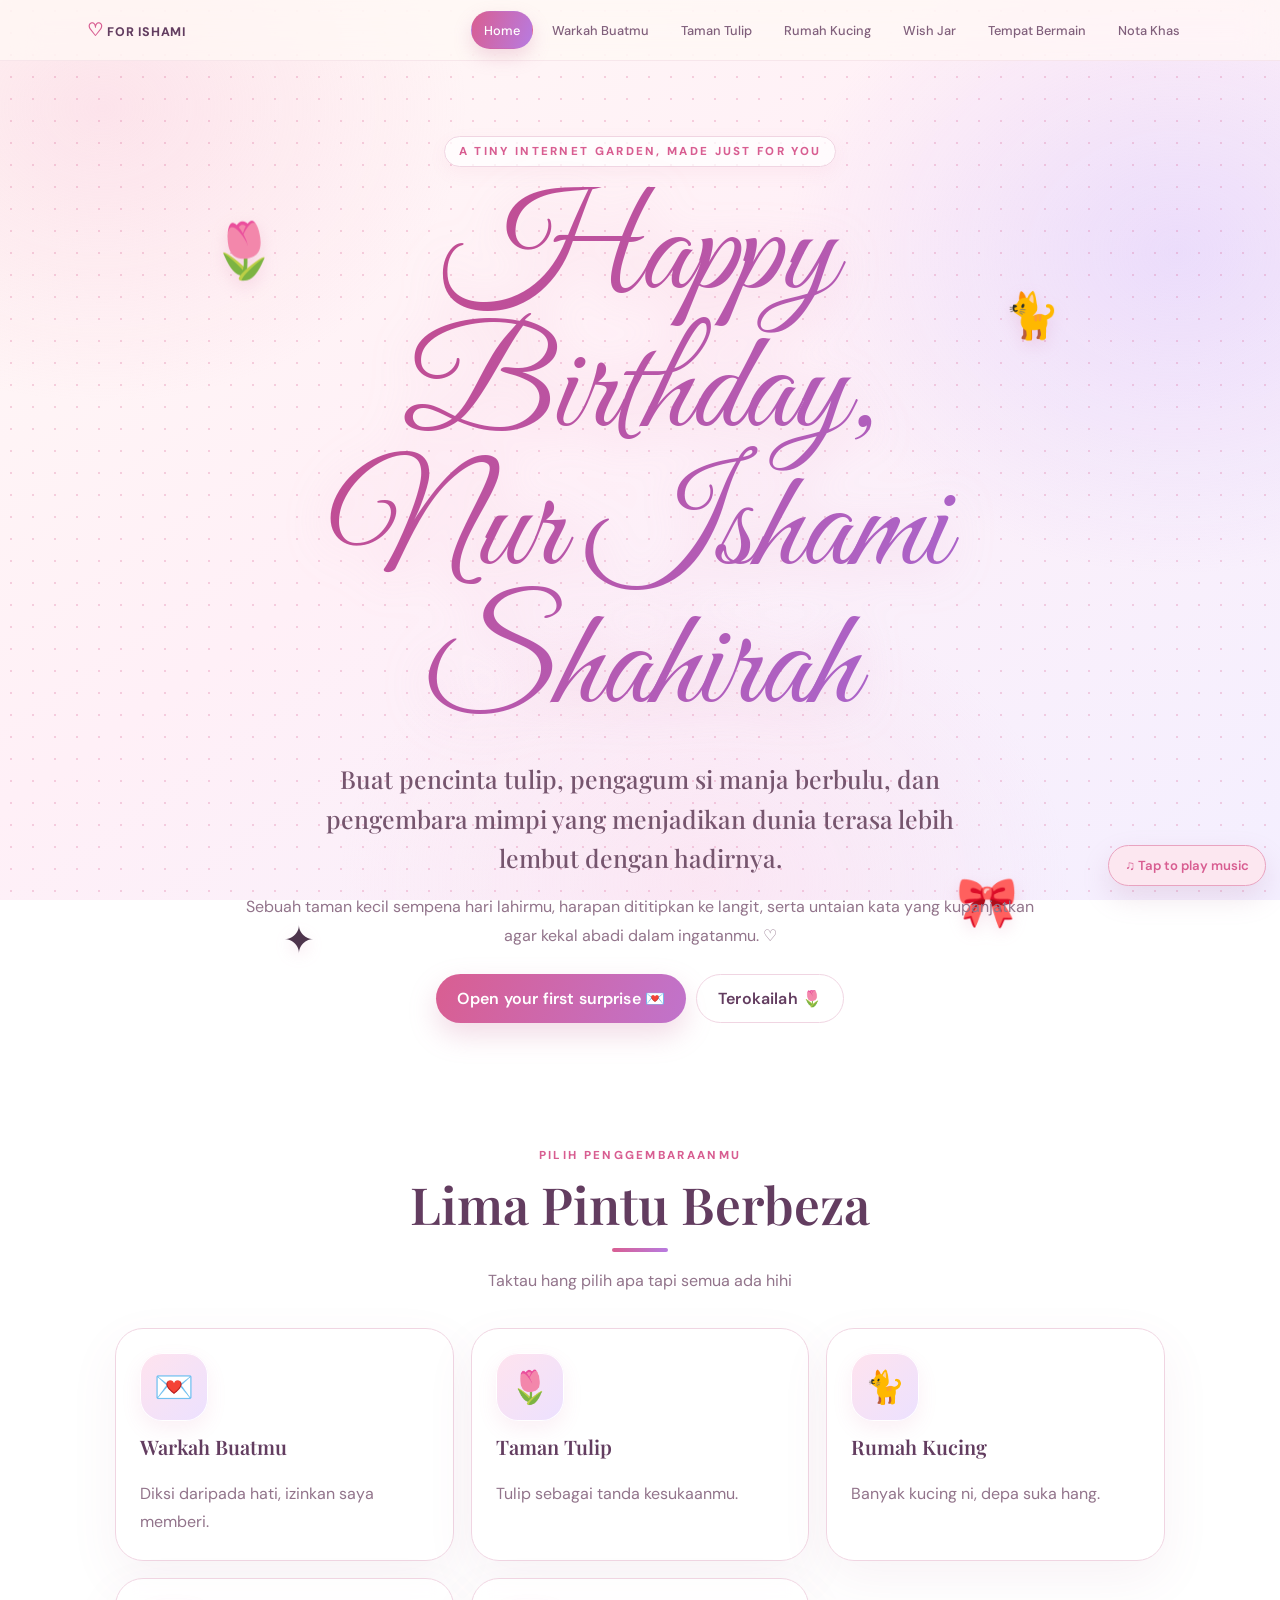
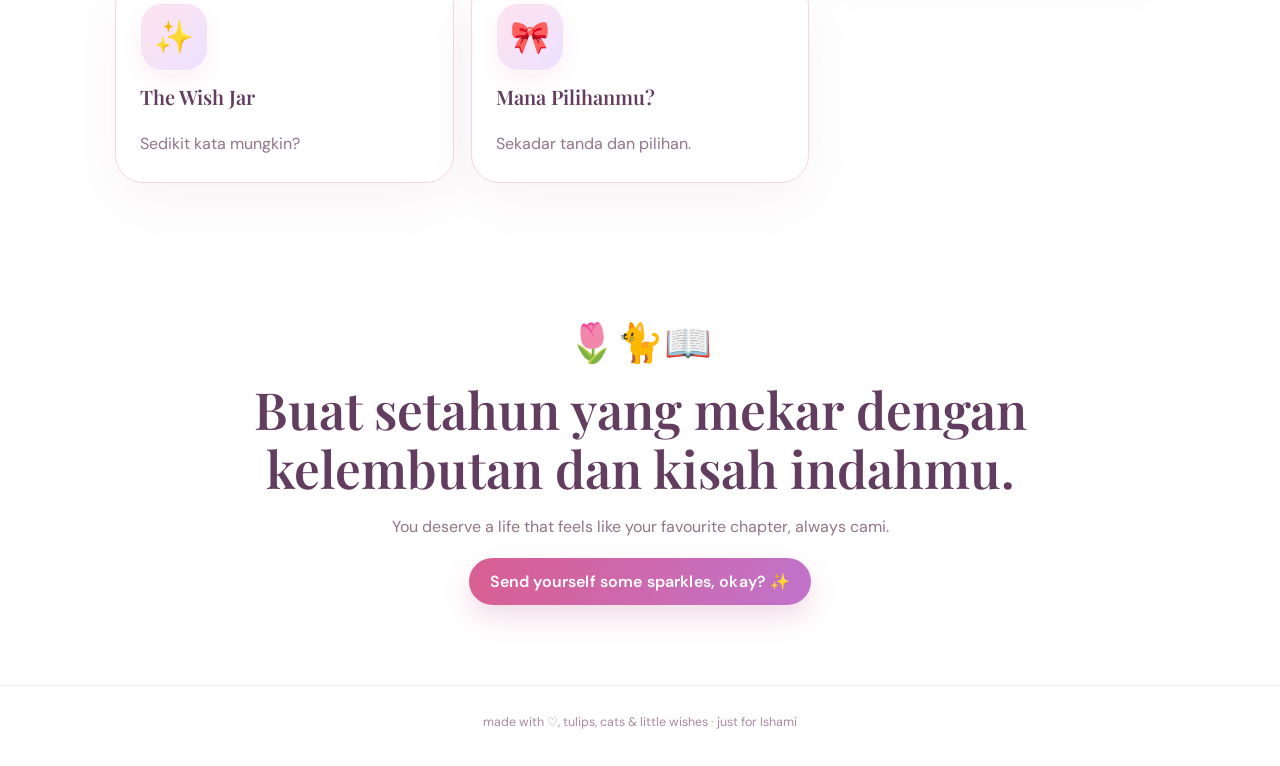
<file: index.html>
<!doctype html>
<html lang="en"><head><meta charset="utf-8"><meta name="viewport" content="width=device-width,initial-scale=1,viewport-fit=cover"><meta name="theme-color" content="#fff4f8"><meta name="description" content="Taman yang indah, seindah namamu."><title>A Birthday Garden | For Ishami ♡</title><link rel="icon" type="image/svg+xml" href="favicon.svg"><link rel="icon" href="favicon.ico" sizes="any"><link rel="apple-touch-icon" href="apple-touch-icon.png"><script src="music.js"></script><link rel="stylesheet" href="style.css"></head><body>
<div class="topbar"><nav class="nav"><a class="brand" href="index.html"><span>♡</span> for Ishami</a><div class="navlinks"><a class="active" href="index.html" aria-current="page">Home</a><a class="" href="letter.html">Warkah Buatmu</a><a class="" href="garden.html">Taman Tulip</a><a class="" href="cats.html">Rumah Kucing</a><a class="" href="wishes.html">Wish Jar</a><a class="" href="adventure.html">Tempat Bermain</a><a class="" href="messages.html">Nota Khas</a></div></nav></div>

<main>
<header class="hero wrap"><span class="float f1">🌷</span><span class="float f2">🐈</span><span class="float f3">✦</span><span class="float f4">🎀</span>
<div class="hero-inner"><div class="eyebrow">a tiny internet garden, made just for you</div><h1>Happy Birthday,<br>Nur Ishami Shahirah</h1><p class="lead">Buat pencinta tulip, pengagum si manja berbulu, dan pengembara mimpi yang menjadikan dunia terasa lebih lembut dengan hadirnya.</p><p class="muted">Sebuah taman kecil sempena hari lahirmu, harapan dititipkan ke langit, serta untaian kata yang kupanjatkan agar kekal abadi dalam ingatanmu. ♡</p><div class="actions"><a class="btn" href="letter.html">Open your first surprise 💌</a><a class="btn secondary" href="garden.html">Terokailah 🌷</a></div></div></header>
<section class="section wrap"><div class="section-head"><div class="kicker">Pilih Penggembaraanmu</div><h2>Lima Pintu Berbeza</h2><p class="muted">Taktau hang pilih apa tapi semua ada hihi</p></div><div class="grid">
<a class="card" href="letter.html"><span class="big">💌</span><h3>Warkah Buatmu</h3><p>Diksi daripada hati, izinkan saya memberi.</p></a>
<a class="card" href="garden.html"><span class="big">🌷</span><h3>Taman Tulip</h3><p>Tulip sebagai tanda kesukaanmu.</p></a>
<a class="card" href="cats.html"><span class="big">🐈</span><h3>Rumah Kucing</h3><p>Banyak kucing ni, depa suka hang.</p></a>
<a class="card" href="wishes.html"><span class="big">✨</span><h3>The Wish Jar</h3><p>Sedikit kata mungkin?</p></a>
<a class="card" href="wishes.html#quiz"><span class="big">🎀</span><h3>Mana Pilihanmu?</h3><p>Sekadar tanda dan pilihan.</p></a>
</div></section><section class="endcap wrap"><div class="end-emoji">🌷🐈📖</div><h2>Buat setahun yang mekar dengan kelembutan dan kisah indahmu.</h2><p class="muted">You deserve a life that feels like your favourite chapter, always cami.</p><button class="btn" data-burst>Send yourself some sparkles, okay? ✨</button></section></main>
<footer class="footer">made with ♡, tulips, cats & little wishes · just for Ishami</footer>
<script src="script.js"></script></body></html>
</file>
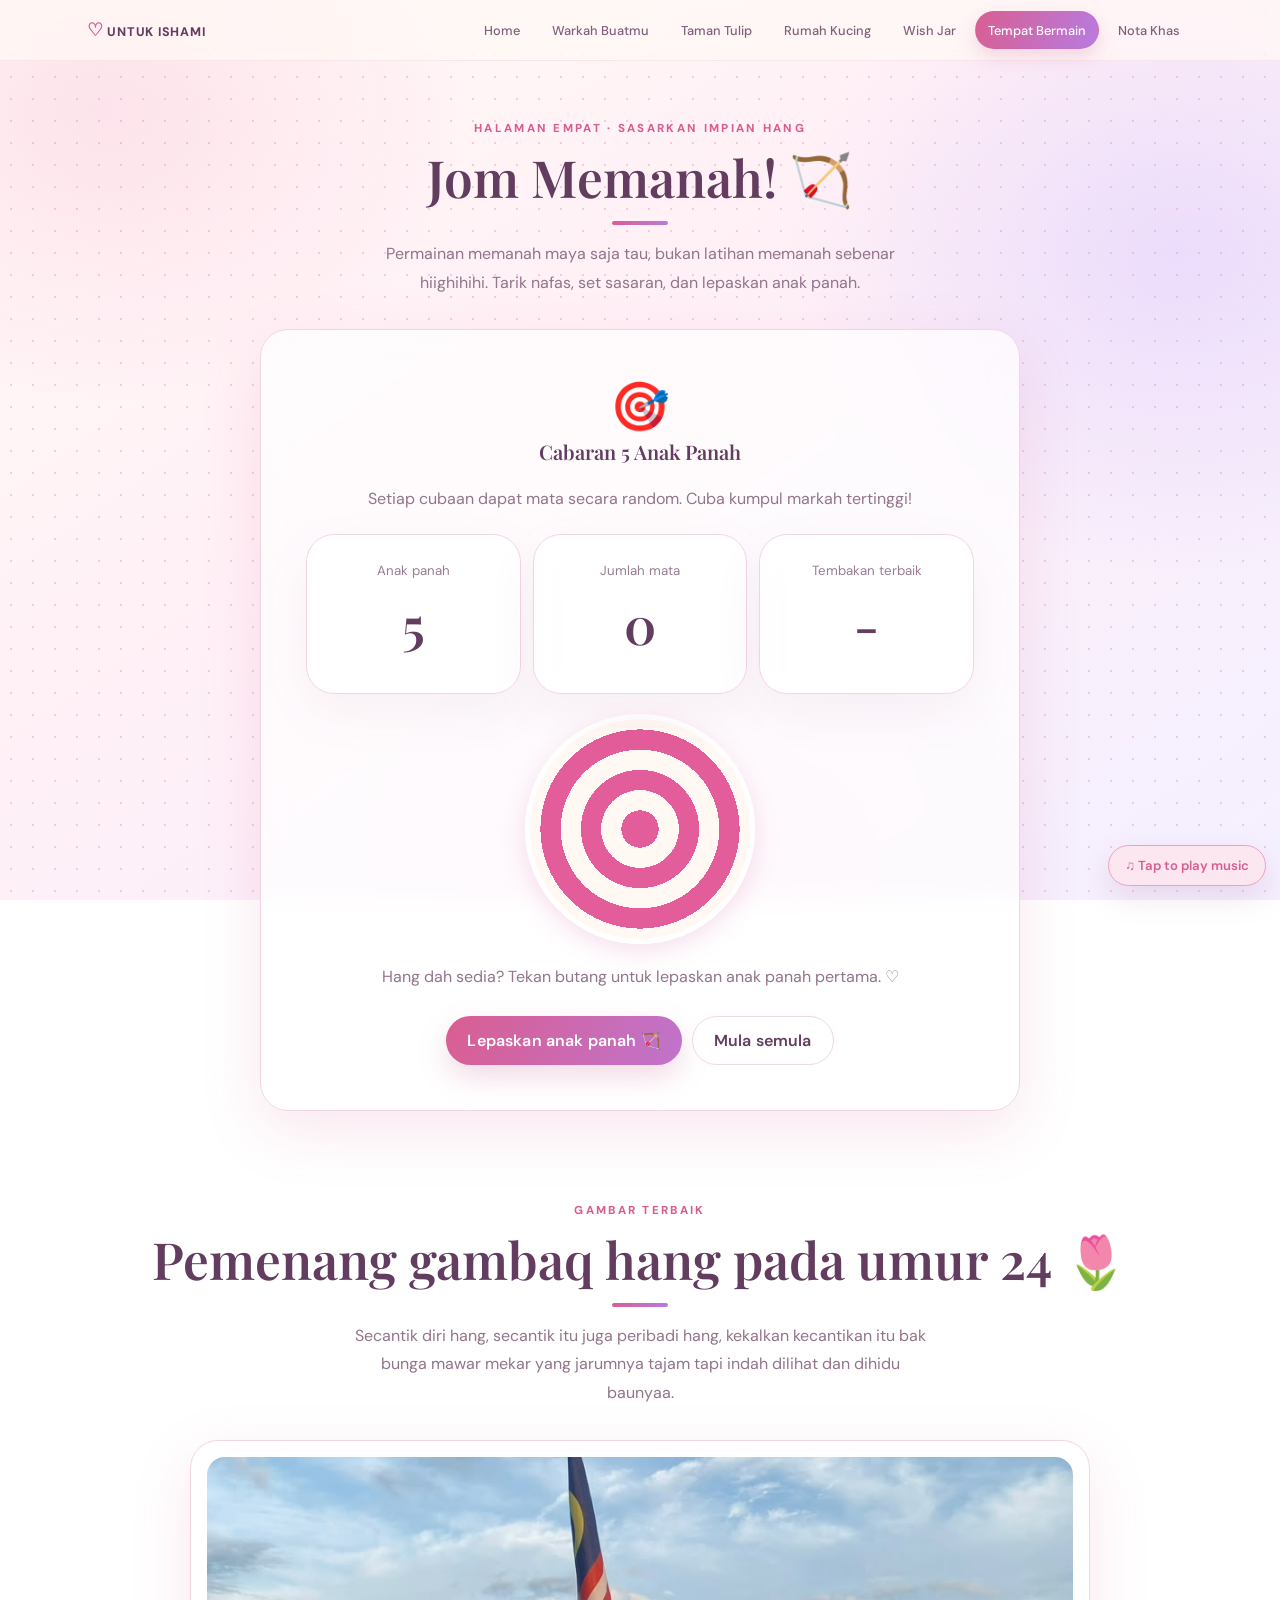
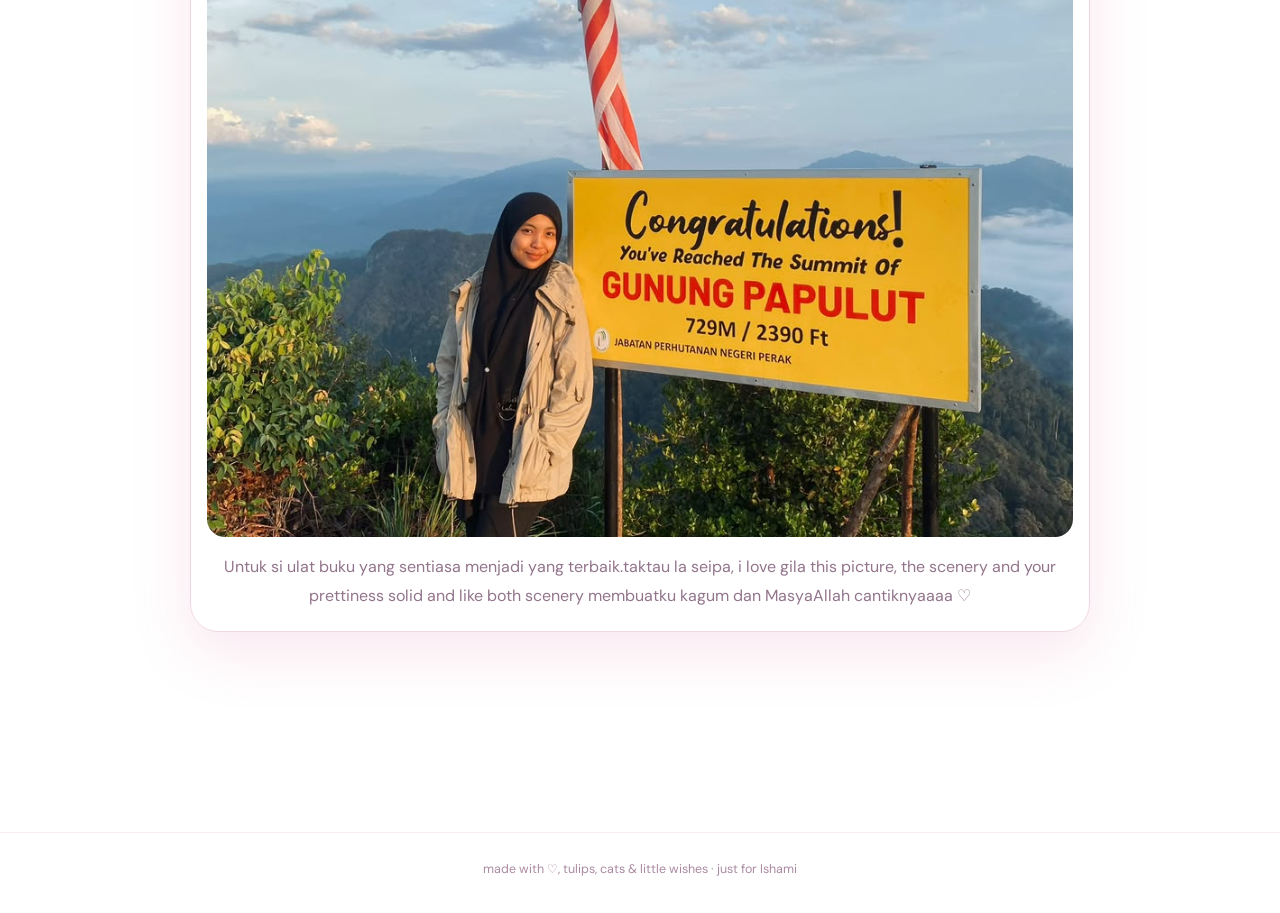
<file: adventure.html>
<!doctype html>
<html lang="ms"><head><meta charset="utf-8"><meta name="viewport" content="width=device-width,initial-scale=1,viewport-fit=cover"><meta name="theme-color" content="#fff4f8"><meta name="description" content="Tempat bermain kecil buat Ishami, dengan permainan memanah dan satu gambar kenangan."><title>Tempat Bermain | Buat Ishami ♡</title><link rel="icon" type="image/svg+xml" href="favicon.svg"><link rel="icon" href="favicon.ico" sizes="any"><link rel="apple-touch-icon" href="apple-touch-icon.png"><script src="music.js"></script><link rel="stylesheet" href="style.css"></head><body>
<div class="topbar"><nav class="nav"><a class="brand" href="index.html"><span>♡</span> untuk Ishami</a><div class="navlinks"><a href="index.html">Home</a><a href="letter.html">Warkah Buatmu</a><a href="garden.html">Taman Tulip</a><a href="cats.html">Rumah Kucing</a><a href="wishes.html">Wish Jar</a><a class="active" href="adventure.html" aria-current="page">Tempat Bermain</a><a href="messages.html">Nota Khas</a></div></nav></div>
<main class="section wrap">
 <div class="section-head"><div class="kicker">halaman empat · sasarkan impian hang</div><h2>Jom Memanah! 🏹</h2><p class="muted">Permainan memanah maya saja tau, bukan latihan memanah sebenar hiighihihi. Tarik nafas, set sasaran, dan lepaskan anak panah.</p></div>
 <section class="panel" style="text-align:center;max-width:760px;margin:0 auto 2rem">
  <div style="font-size:3rem" aria-hidden="true">🎯</div><h3>Cabaran 5 Anak Panah</h3><p class="muted">Setiap cubaan dapat mata secara random. Cuba kumpul markah tertinggi!</p>
  <div class="grid" style="grid-template-columns:repeat(3,minmax(0,1fr));gap:.75rem;margin:1.25rem 0"><div class="card"><span class="tiny">Anak panah</span><h2 id="arrowsLeft">5</h2></div><div class="card"><span class="tiny">Jumlah mata</span><h2 id="archeryScore">0</h2></div><div class="card"><span class="tiny">Tembakan terbaik</span><h2 id="bestShot">-</h2></div></div>
  <div id="target" role="img" aria-label="Sasaran memanah dengan lima gelang warna" style="width:min(230px,65vw);aspect-ratio:1;border-radius:50%;margin:1.2rem auto;background:radial-gradient(circle,#e35d9b 0 12%,#fff8f3 12% 25%,#e35d9b 25% 38%,#fff8f3 38% 51%,#e35d9b 51% 64%,#fff8f3 64% 77%,#d9a0e5 77% 100%);border:5px solid #fff;box-shadow:0 8px 25px #d56ba433;display:grid;place-items:center"><span id="shotMark" style="font-size:2rem;opacity:0">🏹</span></div>
  <p id="archeryMessage" aria-live="polite" class="muted">Hang dah sedia? Tekan butang untuk lepaskan anak panah pertama. ♡</p><div class="actions" style="justify-content:center"><button class="btn" id="shootBtn" type="button">Lepaskan anak panah 🏹</button><button class="btn secondary" id="resetBtn" type="button">Mula semula</button></div>
 </section>
 <section class="section"><div class="section-head"><div class="kicker">gambar terbaik</div><h2>Pemenang gambaq hang pada umur 24 🌷</h2><p class="muted">Secantik diri hang, secantik itu juga peribadi hang, kekalkan kecantikan itu bak bunga mawar mekar yang jarumnya tajam tapi indah dilihat dan dihidu baunyaa.</p></div><figure class="panel" style="padding:clamp(.6rem,2vw,1rem);max-width:900px;margin:0 auto"><img src="images/archery-garden.jpeg" alt="taktau la seipa, i love gila this picture, the scenery and your prettiness solid and like both scenery membuatku kagum dan MasyaAllah cantiknyaaaa" loading="lazy" style="display:block;width:100%;height:auto;max-height:680px;object-fit:cover;border-radius:18px"><figcaption class="muted" style="text-align:center;padding:1rem .5rem .3rem">Untuk si ulat buku yang sentiasa menjadi yang terbaik.taktau la seipa, i love gila this picture, the scenery and your prettiness solid and like both scenery membuatku kagum dan MasyaAllah cantiknyaaaa ♡</figcaption></figure></section>
</main><footer class="footer">made with ♡, tulips, cats & little wishes · just for Ishami</footer>
<script>
(()=>{let shots=0,total=0,best=0;const left=document.getElementById('arrowsLeft'),score=document.getElementById('archeryScore'),bestEl=document.getElementById('bestShot'),msg=document.getElementById('archeryMessage'),mark=document.getElementById('shotMark'),shoot=document.getElementById('shootBtn');const outcomes=[0,2,3,5,7,10];const words={0:'Tersasar sikit! Tak apa, pemanah hebat pun berlatih dulu. ♡',2:'Kena gelang luar! Sikit lagi, hang boleh buat.',3:'Cantik! Anak panah dah kena sasaran. 🎯',5:'Tepat! Bidikan yang elok tu!',7:'Wah, dekat dengan tengah! Hebatnya hang!',10:'BULLSEYE! Tepat di tengah! Padu sungguh! 💗'};function reset(){shots=0;total=0;best=0;left.textContent='5';score.textContent='0';bestEl.textContent='-';msg.textContent='Hang dah sedia? Tekan butang untuk lepaskan anak panah pertama. ♡';mark.style.opacity='0';shoot.disabled=false;shoot.textContent='Lepaskan anak panah 🏹'}shoot.addEventListener('click',()=>{if(shots>=5)return;shots++;const points=outcomes[Math.floor(Math.random()*outcomes.length)];total+=points;best=Math.max(best,points);left.textContent=5-shots;score.textContent=total;bestEl.textContent=best;mark.style.opacity='1';mark.textContent=points===10?'🎯':'🏹';msg.textContent='Tembakan '+shots+'/5 · '+words[points];if(shots===5){shoot.disabled=true;shoot.textContent='Cabaran selesai!';msg.textContent+=' Jumlah akhir hang: '+total+' mata. '+(total>=25?'Juara taman! 🏆':'Nak cuba lagi? Tekan mula semula. ♡')}});document.getElementById('resetBtn').addEventListener('click',reset);})();
</script><script src="script.js"></script></body></html>
</file>
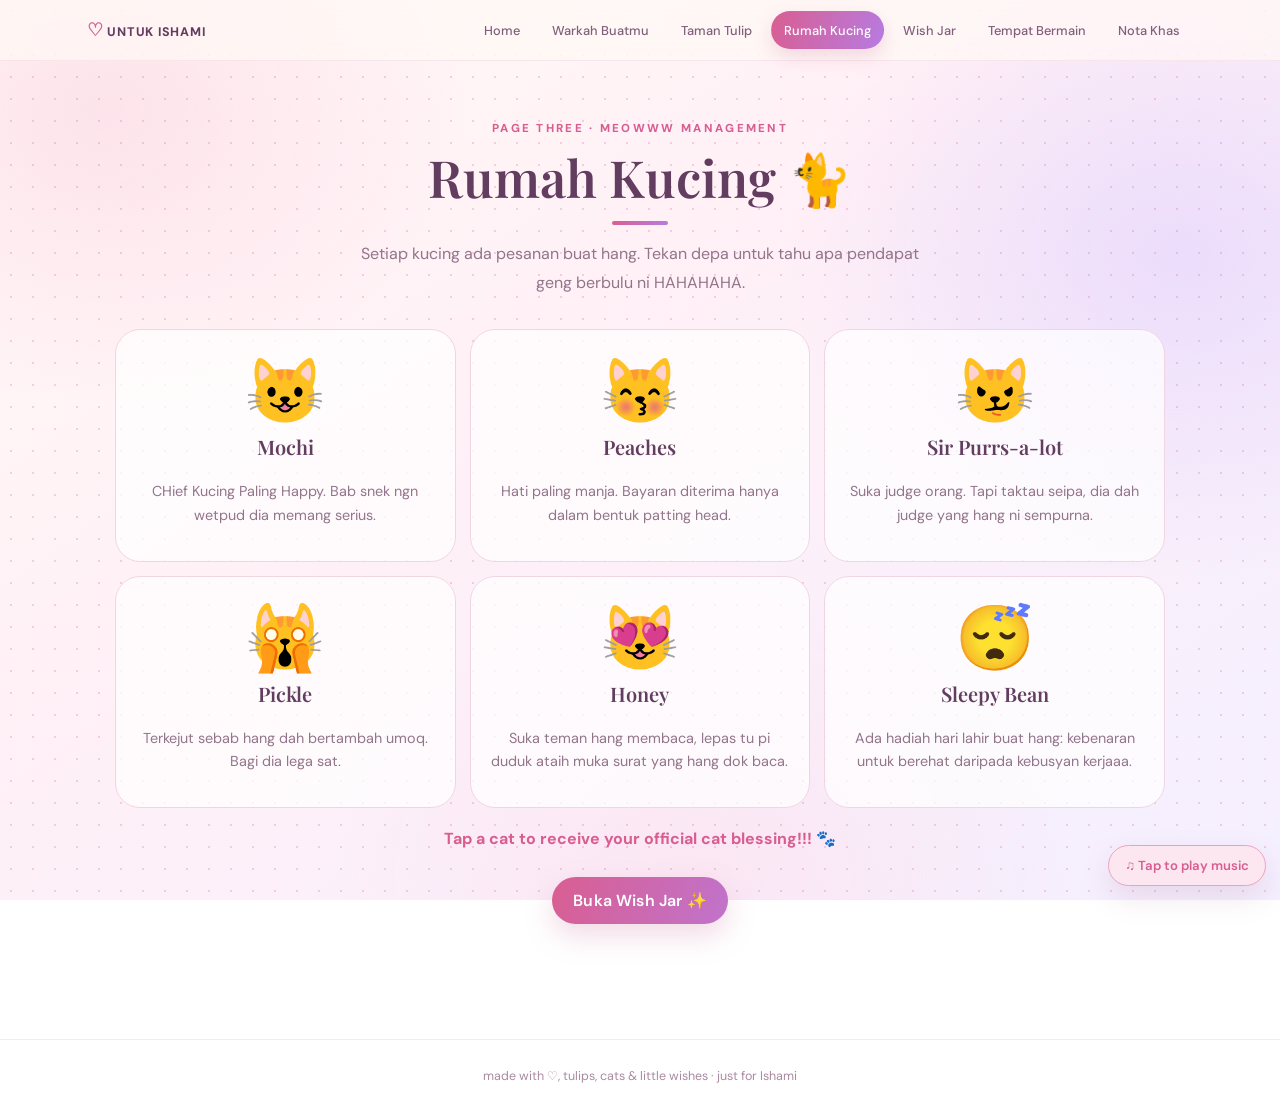
<file: cats.html>
<!doctype html>
<html lang="ms"><head><meta charset="utf-8"><meta name="viewport" content="width=device-width,initial-scale=1,viewport-fit=cover"><meta name="theme-color" content="#fff4f8"><meta name="description" content="A cute birthday garden made with tulips, cats, wishes, and love."><title>Rumah Kucing | Buat Ishami ♡</title><link rel="icon" type="image/svg+xml" href="favicon.svg"><link rel="icon" href="favicon.ico" sizes="any"><link rel="apple-touch-icon" href="apple-touch-icon.png"><script src="music.js"></script><link rel="stylesheet" href="style.css"></head><body>
<div class="topbar"><nav class="nav"><a class="brand" href="index.html"><span>♡</span> untuk Ishami</a><div class="navlinks"><a class="" href="index.html">Home</a><a class="" href="letter.html">Warkah Buatmu</a><a class="" href="garden.html">Taman Tulip</a><a class="active" href="cats.html" aria-current="page">Rumah Kucing</a><a class="" href="wishes.html">Wish Jar</a><a class="" href="adventure.html">Tempat Bermain</a><a class="" href="messages.html">Nota Khas</a></div></nav></div>

<main class="section wrap"><div class="section-head"><div class="kicker">page three · meowww management</div><h2>Rumah Kucing 🐈</h2><p class="muted">Setiap kucing ada pesanan buat hang. Tekan depa untuk tahu apa pendapat geng berbulu ni HAHAHAHA.</p></div><div class="cat-grid">
<button class="cat" data-cat><span class="cat-face">😺</span><h3>Mochi</h3><p>CHief Kucing Paling Happy. Bab snek ngn wetpud dia memang serius.</p></button>
<button class="cat" data-cat><span class="cat-face">😽</span><h3>Peaches</h3><p>Hati paling manja. Bayaran diterima hanya dalam bentuk patting head.</p></button>
<button class="cat" data-cat><span class="cat-face">😼</span><h3>Sir Purrs-a-lot</h3><p>Suka judge orang. Tapi taktau seipa, dia dah judge yang hang ni sempurna.</p></button>
<button class="cat" data-cat><span class="cat-face">🙀</span><h3>Pickle</h3><p>Terkejut sebab hang dah bertambah umoq. Bagi dia lega sat.</p></button>
<button class="cat" data-cat><span class="cat-face">😻</span><h3>Honey</h3><p>Suka teman hang membaca, lepas tu pi duduk ataih muka surat yang hang dok baca.</p></button>
<button class="cat" data-cat><span class="cat-face">😴</span><h3>Sleepy Bean</h3><p>Ada hadiah hari lahir buat hang: kebenaran untuk berehat daripada kebusyan kerjaaa.</p></button>
</div><div class="cat-status" id="catStatus">Tap a cat to receive your official cat blessing!!! 🐾</div><div class="actions"><a class="btn" href="wishes.html">Buka Wish Jar ✨</a></div></main>
<footer class="footer">made with ♡, tulips, cats & little wishes · just for Ishami</footer>
<script src="script.js"></script></body></html>
</file>
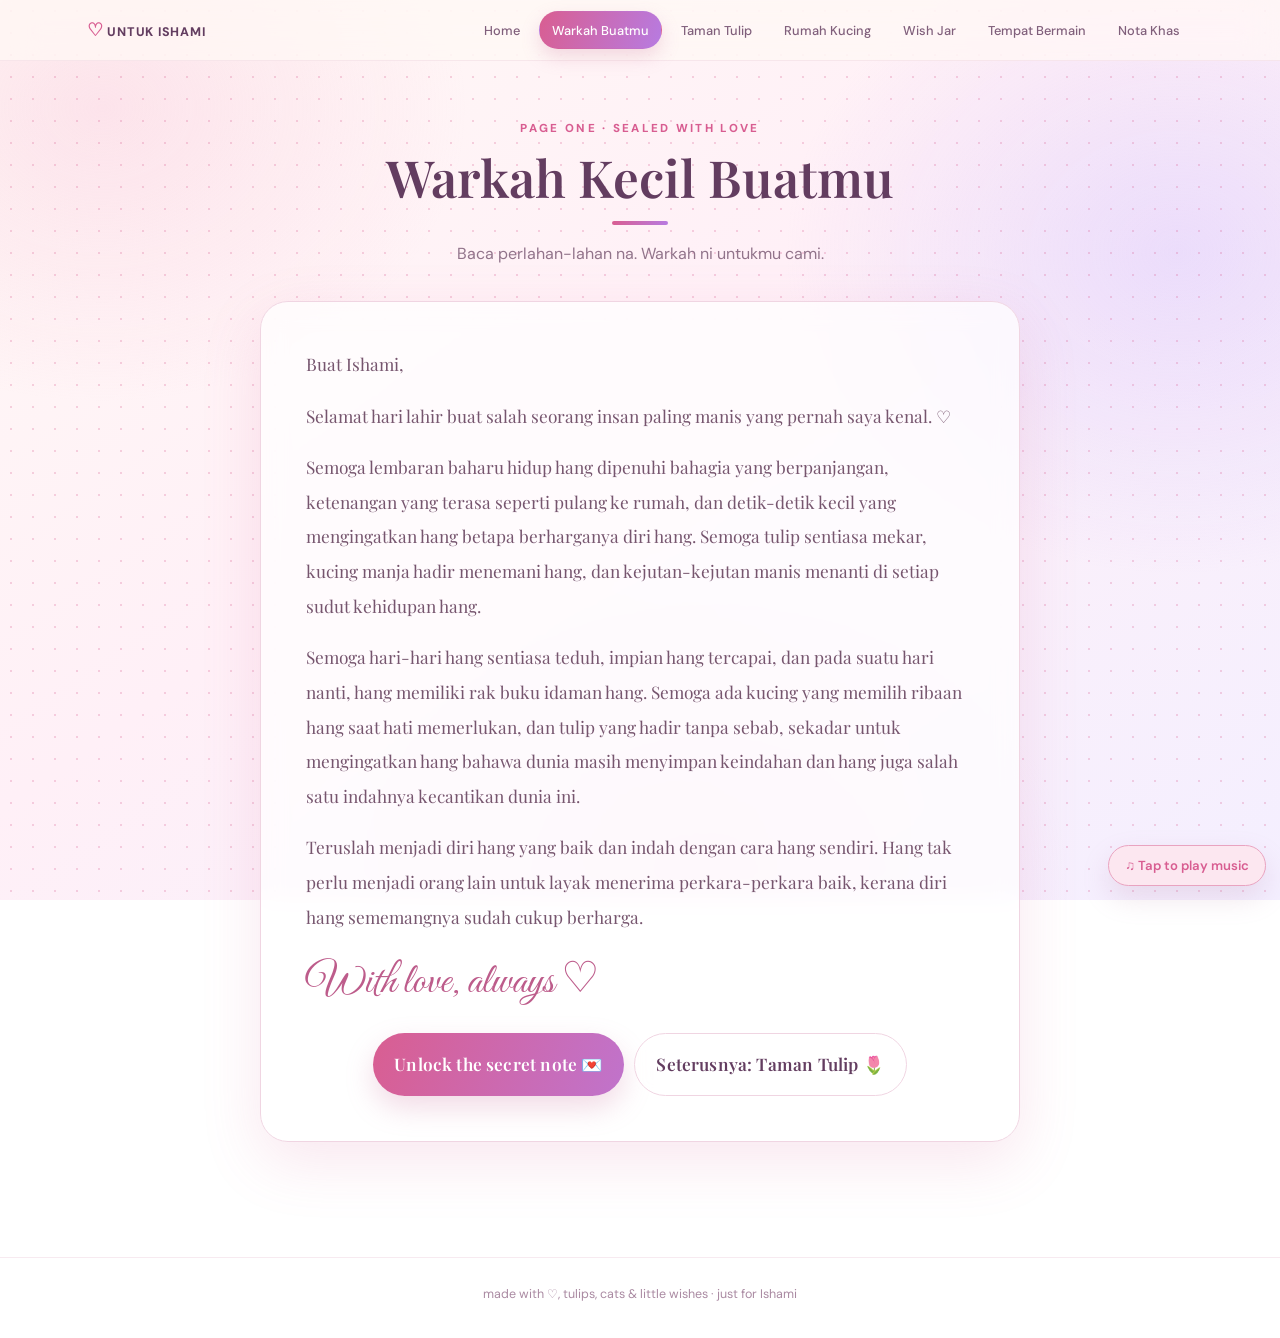
<file: letter.html>
<!doctype html>
<html lang="ms"><head><meta charset="utf-8"><meta name="viewport" content="width=device-width,initial-scale=1,viewport-fit=cover"><meta name="theme-color" content="#fff4f8"><meta name="description" content="A cute birthday garden made with tulips, cats, wishes, and love."><title>Warkah Buatmu | Buat Ishami ♡</title><link rel="icon" type="image/svg+xml" href="favicon.svg"><link rel="icon" href="favicon.ico" sizes="any"><link rel="apple-touch-icon" href="apple-touch-icon.png"><script src="music.js"></script><link rel="stylesheet" href="style.css"></head><body>
<div class="topbar"><nav class="nav"><a class="brand" href="index.html"><span>♡</span> untuk Ishami</a><div class="navlinks"><a class="" href="index.html">Home</a><a class="active" href="letter.html" aria-current="page">Warkah Buatmu</a><a class="" href="garden.html">Taman Tulip</a><a class="" href="cats.html">Rumah Kucing</a><a class="" href="wishes.html">Wish Jar</a><a class="" href="adventure.html">Tempat Bermain</a><a class="" href="messages.html">Nota Khas</a></div></nav></div>

<main class="section wrap">
  <div class="section-head">
    <div class="kicker">page one · sealed with love</div>
    <h2>Warkah Kecil Buatmu</h2>
    <p class="muted">Baca perlahan-lahan na. Warkah ni untukmu cami.</p>
  </div>

  <article class="panel letter-text">
    <p>Buat Ishami,</p>

    <p>Selamat hari lahir buat salah seorang insan paling manis yang pernah saya kenal. ♡</p>

    <p>Semoga lembaran baharu hidup hang dipenuhi bahagia yang berpanjangan, ketenangan yang terasa seperti pulang ke rumah, dan detik-detik kecil yang mengingatkan hang betapa berharganya diri hang. Semoga tulip sentiasa mekar, kucing manja hadir menemani hang, dan kejutan-kejutan manis menanti di setiap sudut kehidupan hang.</p>

    <p>Semoga hari-hari hang sentiasa teduh, impian hang tercapai, dan pada suatu hari nanti, hang memiliki rak buku idaman hang. Semoga ada kucing yang memilih ribaan hang saat hati memerlukan, dan tulip yang hadir tanpa sebab, sekadar untuk mengingatkan hang bahawa dunia masih menyimpan keindahan dan hang juga salah satu indahnya kecantikan dunia ini.</p>

    <p>Teruslah menjadi diri hang yang baik dan indah dengan cara hang sendiri. Hang tak perlu menjadi orang lain untuk layak menerima perkara-perkara baik, kerana diri hang sememangnya sudah cukup berharga.</p>

    <div id="secretLetter" class="hidden">
      <div class="divider"></div>

      <p>And whenever life gets a little heavy, remember that even the loveliest stories have difficult chapters. It never means the story has lost its beauty. Hang lebih bermakna daripada yang hang sangka, dan dunia ini lebih indah kerana adanya hang.</p>

      <p>Here's to another year of pretty skies u can see with silly laughs, unexpected adventures, perhaps Gunung Kinabalu next? and beautiful things finding their way to you, insya Allah. And maybe next year, some surprises? 🌷</p>

      <p>Sanah Helwah, Barakallah fii umrik Cami! Semoga Allah memberkati usiamu, memanjangkan umurmu dalam kebaikan, serta melimpahkan rezeki yang halal dan berkat. Insya Allah.</p>
      
      <p>Dan andai takdir masih sudi menulis nama kita dalam helaian kisah yang sama, semoga segala perjalanan, doa dan penantian ini akhirnya menemukan kita di sebuah hari yang paling indah. Hari saat dua hati dipertemukan bukan sekadar kerana cinta, tetapi kerana restu dan reda-Nya. Semoga kita bertemu lagi, bukan hanya sebagai dua insan yang saling menyayangi, tetapi sebagai dua jiwa yang bersedia mengikat janji dalam akad cinta yang halal, diberkati dan diredai Allah. Semoga segala yang baik-baik menemukan jalannya kepada kita, dan semoga pengakhiran yang kita impikan menjadi permulaan kepada sebuah kehidupan bersama yang penuh sakinah, mawaddah dan rahmah..</p>
      
      <p>Sampai kita bertemu di hari itu, Nur Ishami Shahirah. Semoga Allah menjaga hang, menjaga aku, dan menjaga segala yang sedang kita usahakan, hingga tiba waktunya kita saling menyambut dengan senyuman dan lafaz yang menghalalkan cinta. 🤍🌷.</p>

      <p><strong>Selamat menulis lembaran baharu, Ishami. Semoga kisah selepas ini menjadi antara kisah yang terindah buatmu Cami. ♡</strong></p>
    </div>

    <div class="signature">With love, always ♡</div>

    <div class="actions">
      <button class="btn" id="letterBtn">Unlock the secret note 💌</button>
      <a class="btn secondary" href="garden.html">Seterusnya: Taman Tulip 🌷</a>
    </div>
  </article>
</main>
<footer class="footer">made with ♡, tulips, cats & little wishes · just for Ishami</footer>
<script src="script.js"></script></body></html>
</file>
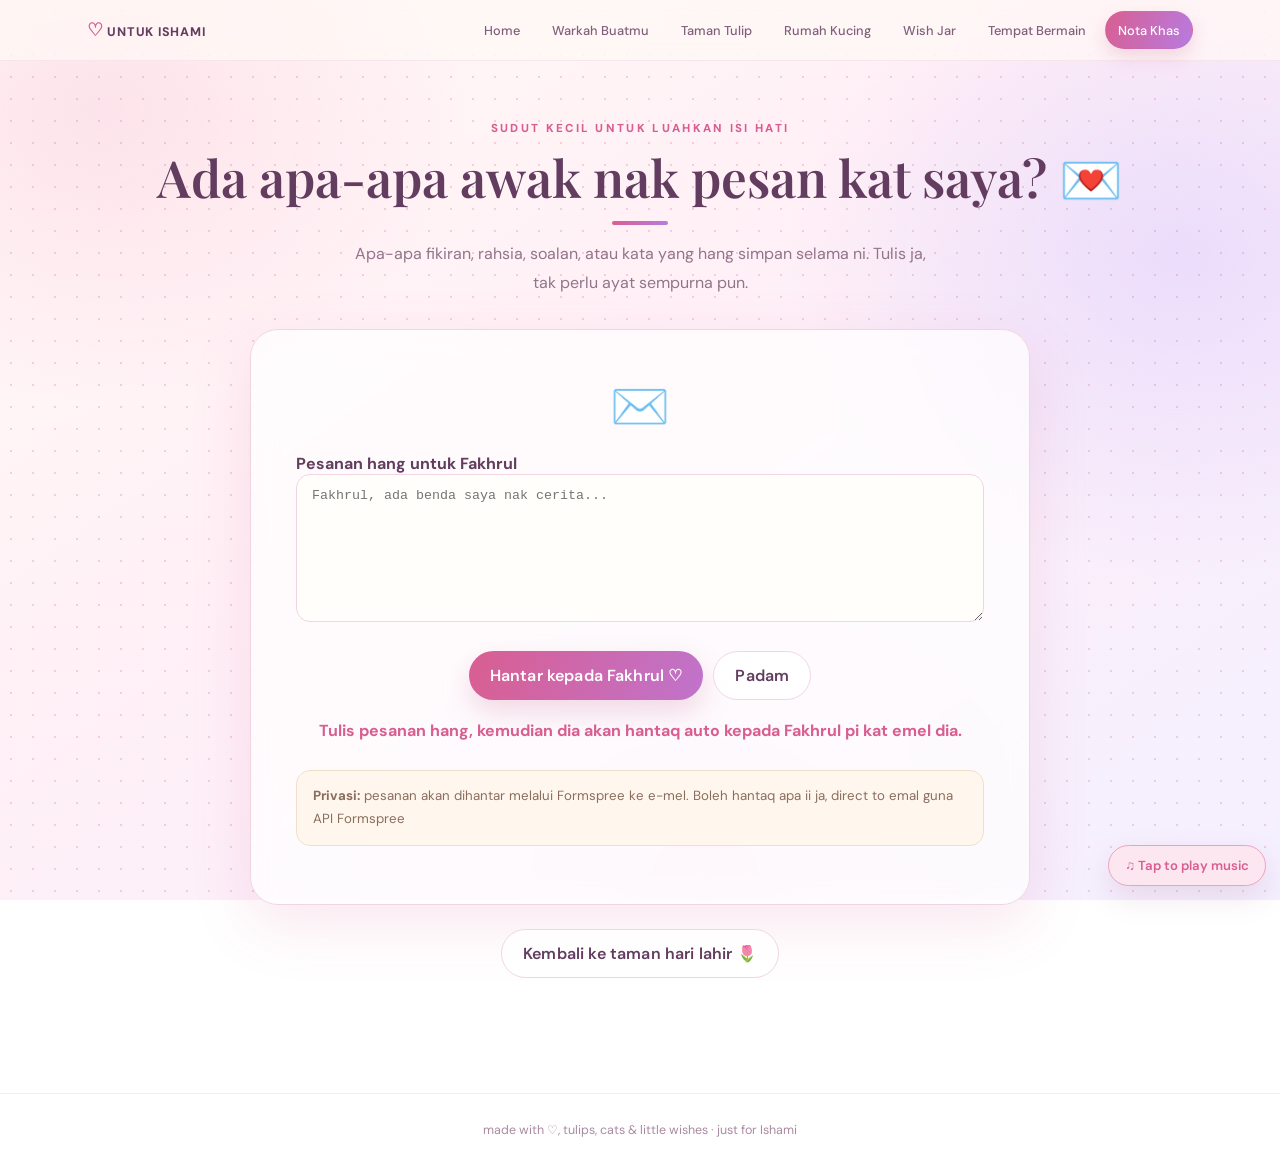
<file: messages.html>
<!doctype html>
<html lang="ms"><head><meta charset="utf-8"><meta name="viewport" content="width=device-width,initial-scale=1,viewport-fit=cover"><meta name="theme-color" content="#fff4f8"><meta name="description" content="A quiet place to leave a message for Fakhrul."><title>Nota Khas Buat Fakhrul | Buat Ishami ♡</title><link rel="icon" type="image/svg+xml" href="favicon.svg"><link rel="icon" href="favicon.ico" sizes="any"><link rel="apple-touch-icon" href="apple-touch-icon.png"><script src="music.js"></script><link rel="stylesheet" href="style.css"></head><body>
<div class="topbar"><nav class="nav"><a class="brand" href="index.html"><span>♡</span> untuk Ishami</a><div class="navlinks"><a class="" href="index.html">Home</a><a class="" href="letter.html">Warkah Buatmu</a><a class="" href="garden.html">Taman Tulip</a><a class="" href="cats.html">Rumah Kucing</a><a class="" href="wishes.html">Wish Jar</a><a class="" href="adventure.html">Tempat Bermain</a><a class="active" href="messages.html" aria-current="page">Nota Khas</a></div></nav></div>
<main class="section wrap"><div class="section-head"><div class="kicker">sudut kecil untuk luahkan isi hati</div><h2>Ada apa-apa awak nak pesan kat saya? 💌</h2><p class="muted">Apa-apa fikiran, rahsia, soalan, atau kata yang hang simpan selama ni. Tulis ja, tak perlu ayat sempurna pun.</p></div>
<div class="panel private-note-panel"><div class="private-note-icon">✉️</div><label for="privateMessage">Pesanan hang untuk Fakhrul</label><textarea id="privateMessage" rows="8" placeholder="Fakhrul, ada benda saya nak cerita..."></textarea><div class="actions"><button class="btn" id="sendMessage" type="button">Hantar kepada Fakhrul ♡</button><button class="btn secondary" id="clearMessage" type="button">Padam</button></div><div id="messageStatus" class="cat-status" aria-live="polite">Tulis pesanan hang, kemudian dia akan hantaq auto kepada Fakhrul pi kat emel dia.</div><div id="sealedNote" class="sealed-note hidden"><div class="kicker">pesanan termeterai</div><p id="sealedText"></p></div><p class="tiny privacy-note"><strong>Privasi:</strong> pesanan akan dihantar melalui Formspree ke e-mel. Boleh hantaq apa ii ja, direct to emal guna API Formspree</p></div>
<div class="actions"><a class="btn secondary" href="index.html">Kembali ke taman hari lahir 🌷</a></div></main>
<footer class="footer">made with ♡, tulips, cats & little wishes · just for Ishami</footer>
<script>
(function(){
 const input=document.getElementById('privateMessage'),status=document.getElementById('messageStatus'),sealed=document.getElementById('sealedNote'),sealedText=document.getElementById('sealedText');
 const endpoint='https://formspree.io/f/mkjodven';
 try{input.value=localStorage.getItem('ishamiPrivateNote')||'';}catch(e){}
 document.getElementById('sendMessage').addEventListener('click',async function(){
   const value=input.value.trim();
   if(!value){status.textContent='Tulis sesuatu dulu. Satu ayat pun dah cukup. ♡';return;}
   const button=this; button.disabled=true; button.textContent='Sedang menghantar…'; status.textContent='Sedang menghantar pesanan hang melalui servis borang…';
   const data=new FormData(); data.append('message',value); data.append('_subject','A birthday note for Fakhrul ♡'); data.append('page','Birthday Garden private note');
   try{
     const response=await fetch(endpoint,{method:'POST',body:data,headers:{'Accept':'application/json'}});
     if(response.ok){status.textContent='Pesanan hang dah dihantar! Cuba semak peti masuk e-mel nanti. ♡';sealedText.textContent=value;sealed.classList.add('show');try{localStorage.setItem('ishamiPrivateNote',value);}catch(e){}}
     else {let detail='Please try again in a moment.';try{const result=await response.json();if(result.errors)detail=result.errors.map(x=>x.message).join(' ');}catch(e){}status.textContent='Pesanan tak berjaya dihantar. '+detail+' If this is your first submission, check whether Formspree requires email confirmation.';}
   }catch(e){status.textContent='Tak dapat sambung. Periksa internet dan cuba lagi.';}
   finally{button.disabled=false;button.textContent='Hantar kepada Fakhrul ♡';}
 });
 document.getElementById('sealMessage').addEventListener('click',function(){const value=input.value.trim();if(!value){status.textContent='Tulis sesuatu dulu. Satu ayat pun dah cukup. ♡';return;}try{localStorage.setItem('ishamiPrivateNote',value);status.textContent='Disimpan dalam peranti ni sahaja. Tekan “Hantar kepada Fakhrul” untuk e-melkan.';}catch(e){status.textContent='Could not save in this browser, but your note is still here until you leave this page.';}sealedText.textContent=value;sealed.classList.add('show');});
 document.getElementById('copyMessage').addEventListener('click',async function(){if(!input.value.trim()){status.textContent='Belum ada pesanan untuk disalin.';return;}try{await navigator.clipboard.writeText(input.value);status.textContent='Dah disalin. ♡';}catch(e){input.focus();input.select();status.textContent='Select the text above and copy it manually.';}});
 document.getElementById('clearMessage').addEventListener('click',function(){input.value='';try{localStorage.removeItem('ishamiPrivateNote');}catch(e){}sealed.classList.remove('show');status.textContent='Pesanan dalam peranti ni dah dipadam.';});
})();
</script><script src="script.js"></script></body></html>
</file>
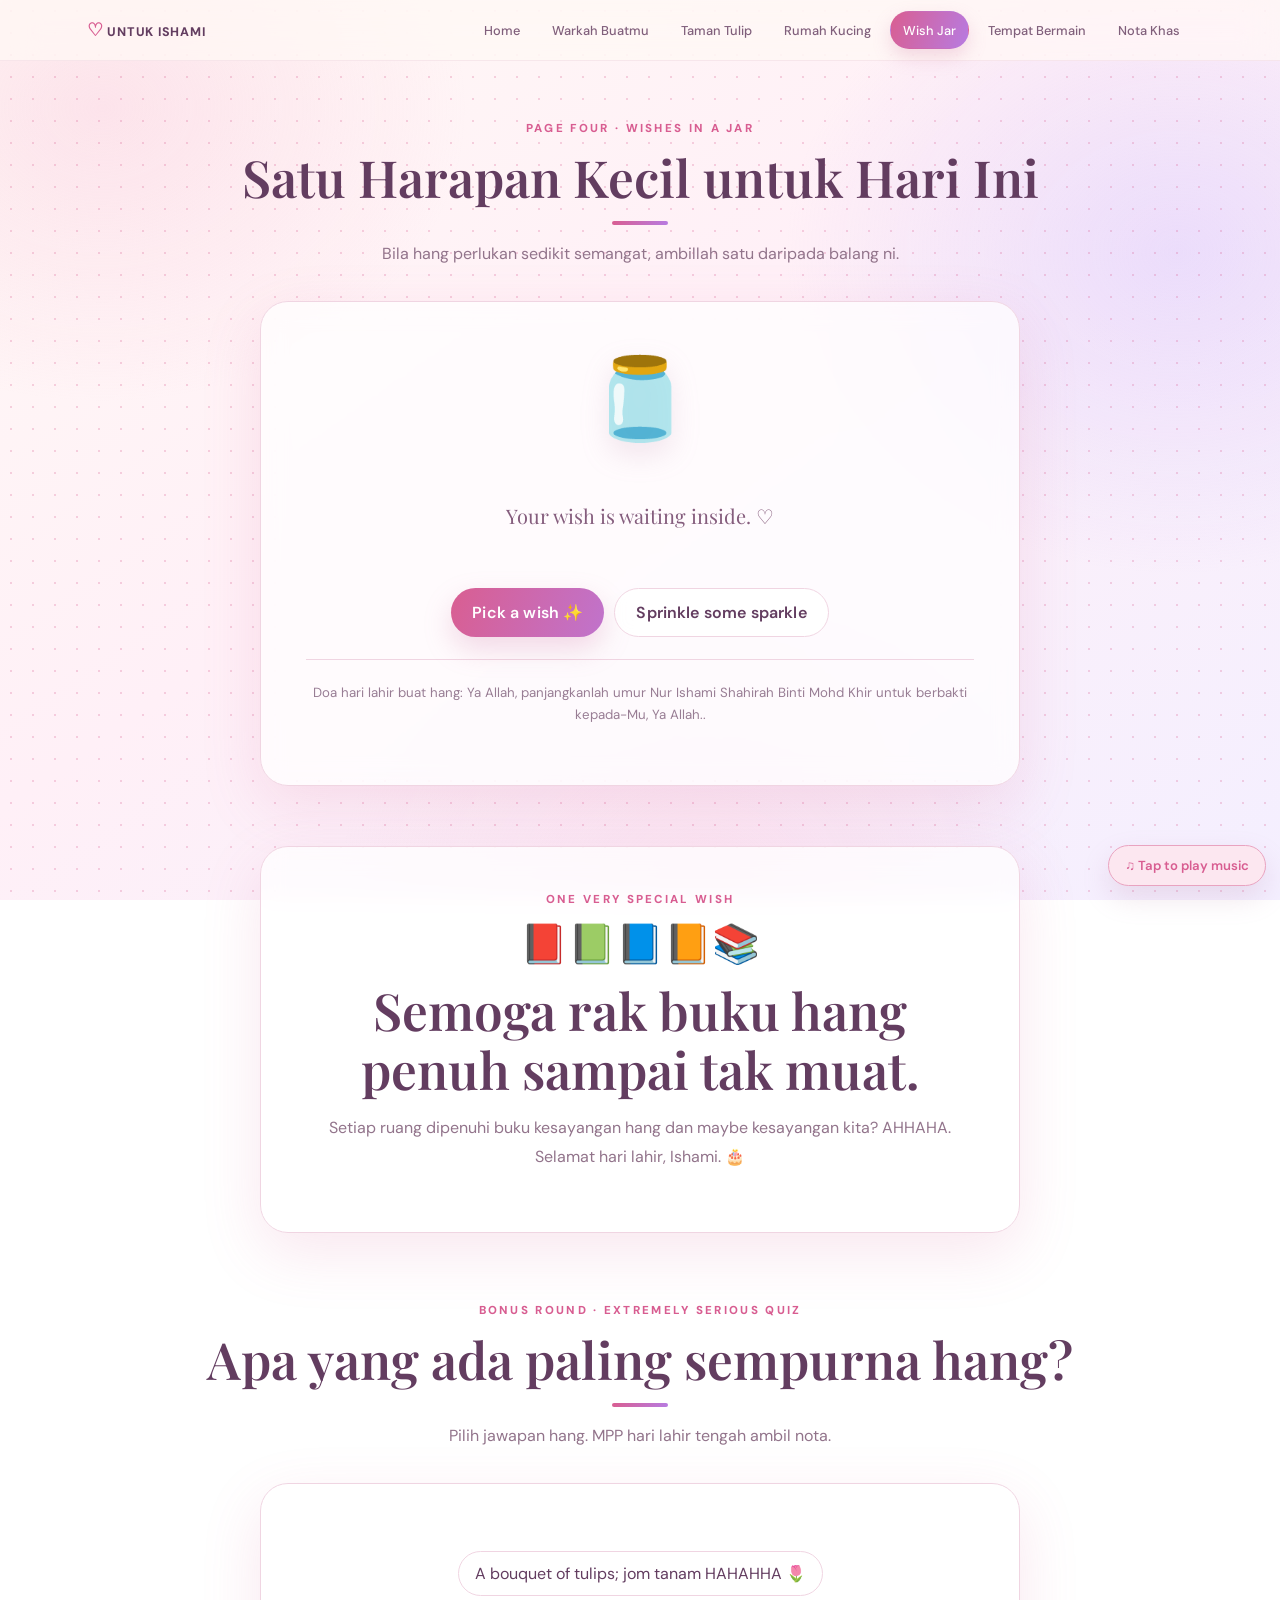
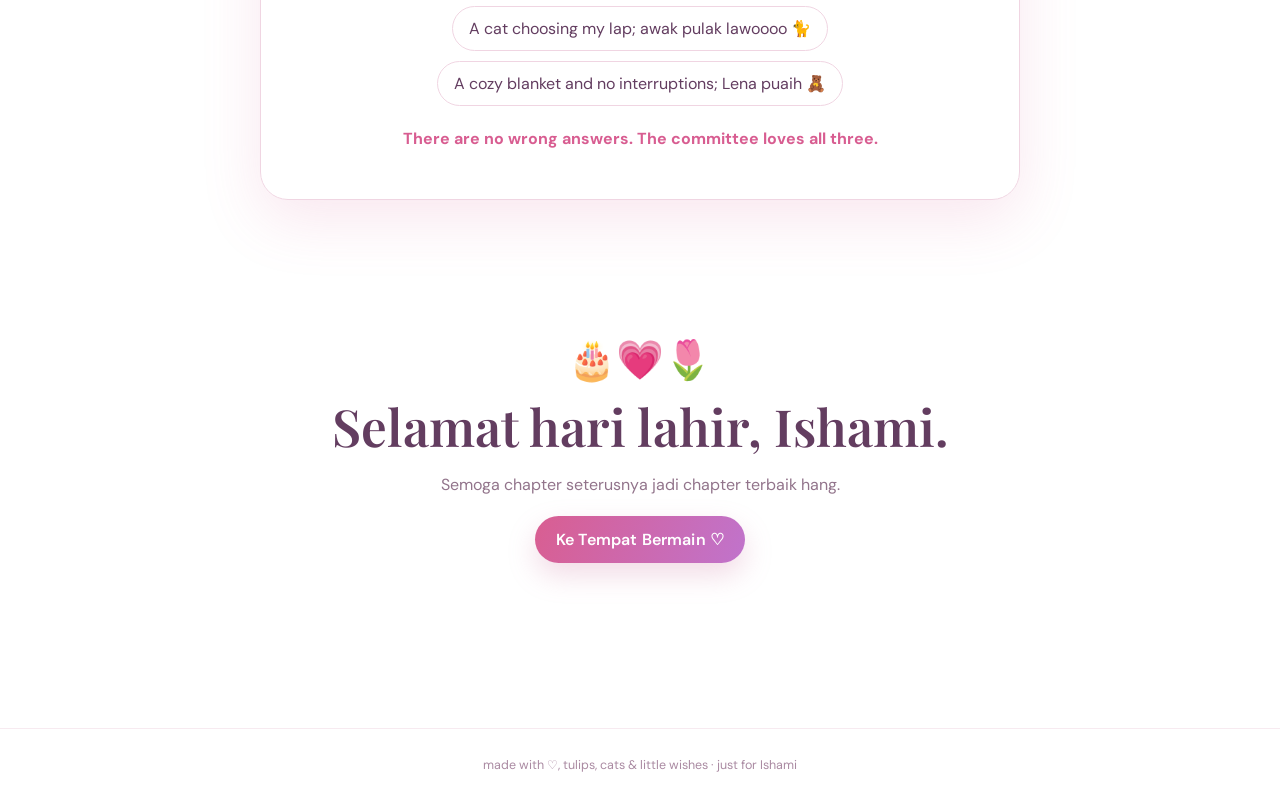
<file: wishes.html>
<!doctype html>
<html lang="ms"><head><meta charset="utf-8"><meta name="viewport" content="width=device-width,initial-scale=1,viewport-fit=cover"><meta name="theme-color" content="#fff4f8"><meta name="description" content="A cute birthday garden made with tulips, cats, wishes, and love."><title>Wish Jar | Buat Ishami ♡</title><link rel="icon" type="image/svg+xml" href="favicon.svg"><link rel="icon" href="favicon.ico" sizes="any"><link rel="apple-touch-icon" href="apple-touch-icon.png"><script src="music.js"></script><link rel="stylesheet" href="style.css"></head><body>
<div class="topbar"><nav class="nav"><a class="brand" href="index.html"><span>♡</span> untuk Ishami</a><div class="navlinks"><a class="" href="index.html">Home</a><a class="" href="letter.html">Warkah Buatmu</a><a class="" href="garden.html">Taman Tulip</a><a class="" href="cats.html">Rumah Kucing</a><a class="active" href="wishes.html" aria-current="page">Wish Jar</a><a class="" href="adventure.html">Tempat Bermain</a><a class="" href="messages.html">Nota Khas</a></div></nav></div>

<main class="section wrap"><div class="section-head"><div class="kicker">page four · wishes in a jar</div><h2>Satu Harapan Kecil untuk Hari Ini</h2><p class="muted">Bila hang perlukan sedikit semangat, ambillah satu daripada balang ni.</p></div><div class="panel"><span class="jar">🫙</span><div class="wish-output" id="wishOutput">Your wish is waiting inside. ♡</div><div class="actions"><button class="btn" id="wishBtn">Pick a wish ✨</button><button class="btn secondary" data-burst>Sprinkle some sparkle</button></div><div class="divider"></div><p class="tiny" style="text-align:center">Doa hari lahir buat hang: Ya Allah, panjangkanlah umur Nur Ishami Shahirah Binti Mohd Khir untuk berbakti kepada-Mu, Ya Allah..</p></div>
<section class="section" style="padding-bottom:10px"><div class="panel" style="text-align:center"><div class="kicker">one very special wish</div><div style="font-size:2.4rem;margin:12px 0">📕📗📘📙📚</div><h2>Semoga rak buku hang penuh sampai tak muat.</h2><p class="muted">Setiap ruang dipenuhi buku kesayangan hang dan maybe kesayangan kita? AHHAHA. Selamat hari lahir, Ishami. 🎂</p></div></section>
<section class="section" id="quiz"><div class="section-head"><div class="kicker">bonus round · extremely serious quiz</div><h2>Apa yang ada paling sempurna hang?</h2><p class="muted">Pilih jawapan hang. MPP hari lahir tengah ambil nota.</p></div><div class="panel"><div class="quiz-options"><button data-answer="tulips">A bouquet of tulips; jom tanam HAHAHHA 🌷</button><button data-answer="cats">A cat choosing my lap; awak pulak lawoooo 🐈</button><button data-answer="cozy">A cozy blanket and no interruptions; Lena puaih 🧸</button></div><div class="answer" id="quizAnswer">There are no wrong answers. The committee loves all three.</div></div></section>
<section class="endcap"><div class="end-emoji">🎂💗🌷</div><h2>Selamat hari lahir, Ishami.</h2><p class="muted">Semoga chapter seterusnya jadi chapter terbaik hang.</p><a class="btn" href="adventure.html">Ke Tempat Bermain ♡</a></section></main>
<footer class="footer">made with ♡, tulips, cats & little wishes · just for Ishami</footer>
<script src="script.js"></script></body></html>
</file>
<file: style.css>
@import url('https://fonts.googleapis.com/css2?family=DM+Sans:wght@400;500;600;700&family=Great+Vibes&family=Playfair+Display:wght@500;600;700&display=swap');
:root{--rose:#d85d91;--rose2:#f5a9c8;--plum:#633d60;--ink:#4e354d;--muted:#92748b;--cream:#fff9f5;--lilac:#eee5ff;--card:#fffdfbe8;--line:#f0d5e2;--shadow:0 18px 50px #9c5b8212}
*{box-sizing:border-box}html{scroll-behavior:smooth}body{margin:0;min-height:100vh;color:var(--ink);font-family:"DM Sans",sans-serif;background:linear-gradient(145deg,#fff9f5,#fff0f7 48%,#f4efff);overflow-x:hidden}
body:before{content:"";position:fixed;inset:0;z-index:-1;pointer-events:none;opacity:.25;background-image:radial-gradient(#d85d91 1px,transparent 1px);background-size:22px 22px}
a{color:inherit;text-decoration:none}button,input{font:inherit}button{cursor:pointer}.topbar{position:sticky;top:0;z-index:20;background:#fff9f5d9;backdrop-filter:blur(16px);border-bottom:1px solid #f0d5e280}.nav{max-width:1150px;margin:auto;padding:13px 22px;display:flex;align-items:center;justify-content:space-between;gap:15px}.brand{font-weight:800;letter-spacing:.06em;font-size:.78rem;text-transform:uppercase;color:var(--plum);white-space:nowrap}.brand span{color:var(--rose);font-size:1.1rem}.navlinks{display:flex;gap:6px;align-items:center;flex-wrap:wrap;justify-content:flex-end}.navlinks a,.music-btn{padding:9px 12px;border-radius:999px;font-size:.8rem;color:#805f7b;border:1px solid transparent;background:transparent}.navlinks a:hover,.navlinks a.active{background:#fff;border-color:var(--line);color:var(--rose)}.music-btn{background:#fff;border-color:var(--line)}.wrap{width:min(1050px,calc(100% - 36px));margin:auto}.hero{min-height:78vh;display:grid;place-items:center;text-align:center;padding:75px 0 65px;position:relative}.hero-inner{max-width:800px;position:relative;z-index:1}.eyebrow,.kicker{font-size:.72rem;letter-spacing:.2em;text-transform:uppercase;font-weight:800;color:var(--rose)}h1,h2,h3,p{margin-top:0}h1{font:400 clamp(4.5rem,12vw,8.8rem)/.98 "Great Vibes",cursive;color:#b64d80;margin:20px 0;text-shadow:0 8px 30px #e9a4c633}h2{font:600 clamp(2rem,5vw,3.2rem)/1.15 "Playfair Display",serif;color:var(--plum);margin:12px 0 15px}h3{font:600 1.25rem "Playfair Display",serif;color:var(--plum)}.lead{font:500 clamp(1.1rem,3vw,1.55rem)/1.6 "Playfair Display",serif;color:#76556e;max-width:650px;margin:0 auto 15px}.muted{color:var(--muted);line-height:1.8}.btn{border:0;border-radius:999px;padding:13px 21px;background:linear-gradient(110deg,#d95e91,#b77be1);color:white;box-shadow:0 12px 28px #cf78a044;display:inline-flex;align-items:center;justify-content:center;gap:8px;transition:transform .2s,box-shadow .2s}.btn:hover{transform:translateY(-3px);box-shadow:0 16px 34px #cf78a066}.btn.secondary{background:#fff;color:var(--plum);border:1px solid var(--line);box-shadow:none}.actions{display:flex;justify-content:center;gap:10px;flex-wrap:wrap;margin-top:24px}.float{position:absolute;user-select:none;animation:drift 6s ease-in-out infinite;filter:drop-shadow(0 6px 8px #d879a533)}.f1{top:15%;left:9%;font-size:3.4rem}.f2{top:22%;right:10%;font-size:2.8rem;animation-delay:-2s}.f3{bottom:12%;left:16%;font-size:2.4rem;animation-delay:-3s}.f4{bottom:15%;right:14%;font-size:3.1rem;animation-delay:-1s}@keyframes drift{0%,100%{transform:translateY(0) rotate(-7deg)}50%{transform:translateY(-15px) rotate(8deg)}}.section{padding:60px 0 85px}.section-head{text-align:center;margin-bottom:32px}.section-head .muted{max-width:580px;margin:0 auto}.grid{display:grid;grid-template-columns:repeat(3,minmax(0,1fr));gap:17px}.card{background:var(--card);border:1px solid var(--line);border-radius:25px;padding:24px;box-shadow:var(--shadow);transition:transform .25s,border-color .25s}.card:hover{transform:translateY(-5px);border-color:#e8b6cc}.card .big{font-size:2.5rem;display:block;margin-bottom:12px}.card p{color:var(--muted);line-height:1.75;margin-bottom:0}.panel{max-width:760px;margin:0 auto;background:var(--card);border:1px solid var(--line);border-radius:28px;padding:clamp(24px,5vw,45px);box-shadow:var(--shadow)}.letter-text{font:1.08rem/2 "Playfair Display",serif;color:#76556e}.signature{font:2.7rem "Great Vibes",cursive;color:#bd5c8b;margin-top:18px}.hidden{display:none}.hidden.show{display:block;animation:fadeUp .5s ease both}@keyframes fadeUp{from{opacity:0;transform:translateY(10px)}to{opacity:1;transform:translateY(0)}}.footer{text-align:center;color:#aa8aa2;font-size:.78rem;padding:28px 15px 36px}.pill{display:inline-block;padding:7px 11px;border-radius:999px;background:#fff;border:1px solid var(--line);font-size:.78rem;color:#946a8a}.countdown{display:flex;justify-content:center;gap:10px;flex-wrap:wrap;margin:25px 0}.time-box{min-width:78px;padding:14px 12px;border-radius:18px;background:#fff;border:1px solid var(--line)}.time-box strong{display:block;font:600 1.8rem "Playfair Display",serif;color:#b64d80}.time-box span{font-size:.68rem;text-transform:uppercase;letter-spacing:.12em;color:#96728e}.tiny{font-size:.83rem;color:#987d94;line-height:1.7}.divider{height:1px;background:var(--line);margin:22px 0}.garden{display:grid;grid-template-columns:repeat(4,1fr);gap:12px}.flower{border:1px solid var(--line);border-radius:22px;min-height:130px;background:#fffdfb;display:grid;place-items:center;font-size:2.6rem;transition:transform .2s;position:relative}.flower:hover{transform:rotate(-4deg) scale(1.04)}.flower small{display:block;font-size:.72rem;color:var(--muted);text-align:center;margin-top:5px}.flower .flower-content{text-align:center}.cat-grid{display:grid;grid-template-columns:repeat(3,1fr);gap:14px}.cat{background:#fff;border:1px solid var(--line);border-radius:25px;padding:20px;text-align:center;cursor:pointer;transition:transform .2s}.cat:hover{transform:translateY(-5px) rotate(1deg)}.cat-face{font-size:4rem;display:block}.cat p{color:var(--muted);font-size:.9rem;line-height:1.6}.cat-status{min-height:25px;text-align:center;color:var(--rose);margin-top:20px;font-weight:700}.book-list{display:grid;grid-template-columns:repeat(2,1fr);gap:14px}.book{display:flex;gap:16px;align-items:center;background:#fff;border:1px solid var(--line);border-radius:22px;padding:18px}.book-cover{width:64px;height:90px;flex-shrink:0;border-radius:8px 12px 12px 8px;background:linear-gradient(135deg,#e9c1d5,#b9a4e5);box-shadow:inset 5px 0 #ffffff66;display:grid;place-items:center;font-size:1.8rem}.book:nth-child(2n) .book-cover{background:linear-gradient(135deg,#f4d7a7,#e9a9bd)}.book:nth-child(3n) .book-cover{background:linear-gradient(135deg,#c7e5d5,#b3b0e7)}.book h3{margin:0 0 6px}.book p{font-size:.85rem;color:var(--muted);line-height:1.6;margin:0}.jar{font-size:5rem;display:block;text-align:center;filter:drop-shadow(0 12px 14px #b67ba233)}.wish-output{min-height:95px;display:grid;place-items:center;text-align:center;font:1.25rem/1.6 "Playfair Display",serif;color:#855d7d;margin:18px 0}.quiz-options{display:flex;flex-wrap:wrap;justify-content:center;gap:10px;margin:22px 0}.quiz-options button{border:1px solid var(--line);background:#fff;border-radius:999px;padding:11px 16px;color:var(--plum)}.quiz-options button:hover,.quiz-options button.chosen{background:#fce7f0;border-color:#e9a3c0}.answer{min-height:26px;text-align:center;color:var(--rose);font-weight:700}.sparkle{position:fixed;pointer-events:none;z-index:99;font-size:18px;animation:pop 1s ease-out forwards}@keyframes pop{0%{opacity:1;transform:translate(0,0) scale(.5)}100%{opacity:0;transform:translate(var(--dx),var(--dy)) rotate(160deg) scale(1.5)}}.progress{height:8px;background:#f5dfeb;border-radius:99px;overflow:hidden;margin:20px 0}.progress span{display:block;height:100%;width:0;background:linear-gradient(90deg,#d95e91,#b77be1);transition:width .3s}.endcap{text-align:center;padding:30px 0}.endcap .end-emoji{font-size:2.4rem}@media(max-width:760px){.nav{align-items:flex-start;flex-direction:column}.navlinks{justify-content:flex-start}.navlinks a{padding:8px 10px}.grid{grid-template-columns:1fr}.cat-grid{grid-template-columns:repeat(2,1fr)}.garden{grid-template-columns:repeat(2,1fr)}.book-list{grid-template-columns:1fr}.f1{left:3%;top:13%}.f2{right:3%;top:18%}.f3{left:5%;bottom:8%}.f4{right:5%;bottom:9%}.hero{min-height:75vh}}@media(prefers-reduced-motion:reduce){*,*:before,*:after{animation-duration:.01ms!important;animation-iteration-count:1!important;scroll-behavior:auto!important;transition:none!important}}

/* ===================== GUI UPGRADE ===================== */
:root{--grad:linear-gradient(110deg,#d95e91,#b77be1);--glass:#ffffffb8;--glow:0 20px 60px #d85d9126}
body{background:linear-gradient(145deg,#fff9f5,#fff0f7 45%,#f4efff) fixed}
body:after{content:"";position:fixed;inset:0;z-index:-2;pointer-events:none;background:
 radial-gradient(520px 420px at 8% 12%,#f9c6dc66,transparent 70%),
 radial-gradient(560px 460px at 92% 28%,#d3c0ff66,transparent 70%),
 radial-gradient(520px 420px at 55% 98%,#ffd9e866,transparent 70%)}
:focus-visible{outline:3px solid #d85d9166;outline-offset:3px;border-radius:12px}

/* nav */
.topbar{background:#fff9f5b3;backdrop-filter:blur(18px) saturate(1.4)}
.nav{padding:11px 22px}
.navlinks a{transition:all .2s;font-weight:500}
.navlinks a.active{background:var(--grad);color:#fff;border-color:transparent;box-shadow:0 8px 18px #cf78a040}
.navlinks a:not(.active):hover{transform:translateY(-1px)}
.music-btn{transition:all .2s}.music-btn:hover,.music-btn[aria-pressed=true]{background:#fce7f0;border-color:#e9a3c0;color:var(--rose)}

/* hero */
.eyebrow{display:inline-block;padding:7px 14px;border-radius:999px;background:var(--glass);border:1px solid var(--line);box-shadow:0 6px 18px #d85d9110}
h1{background:linear-gradient(120deg,#c9457f,#a56ad8);-webkit-background-clip:text;background-clip:text;color:transparent;text-shadow:none;filter:drop-shadow(0 8px 22px #e9a4c64d);padding:0 .1em}
.hero-inner>*{animation:fadeUp .8s ease both}
.hero-inner>*:nth-child(2){animation-delay:.08s}.hero-inner>*:nth-child(3){animation-delay:.16s}.hero-inner>*:nth-child(4){animation-delay:.24s}.hero-inner>*:nth-child(5){animation-delay:.32s}.hero-inner>*:nth-child(6){animation-delay:.4s}.hero-inner>*:nth-child(7){animation-delay:.48s}
.btn{font-weight:600;letter-spacing:.01em;background-size:140% 100%;background-position:0 0}
.btn:hover{background-position:100% 0}.btn:active{transform:translateY(-1px) scale(.98)}
.btn.secondary{background:var(--glass);backdrop-filter:blur(8px)}

/* countdown boxes */
.time-box{background:var(--glass);backdrop-filter:blur(10px);border-radius:22px;min-width:88px;padding:16px 14px;box-shadow:0 12px 30px #d85d9114;position:relative;overflow:hidden}
.time-box:before{content:"";position:absolute;left:0;right:0;top:0;height:4px;background:var(--grad)}
.time-box strong{font-size:2.1rem;background:var(--grad);-webkit-background-clip:text;background-clip:text;color:transparent;font-variant-numeric:tabular-nums}

/* cards / panels */
.card{position:relative;overflow:hidden;background:var(--glass);backdrop-filter:blur(10px);border-radius:28px}
.card:before{content:"";position:absolute;inset:0 0 auto 0;height:4px;background:var(--grad);opacity:0;transition:opacity .25s}
.card:hover{transform:translateY(-7px);box-shadow:var(--glow)}.card:hover:before{opacity:1}
.card .big{width:68px;height:68px;border-radius:22px;display:grid;place-items:center;font-size:2rem;background:linear-gradient(135deg,#ffe3ee,#ece1ff);box-shadow:inset 0 0 0 1px #fff,0 8px 20px #d85d9118;transition:transform .3s}
.card:hover .big{transform:rotate(-8deg) scale(1.08)}
.panel{background:var(--glass);backdrop-filter:blur(12px);box-shadow:var(--glow)}
.section-head h2:after{content:"";display:block;width:56px;height:4px;border-radius:9px;margin:14px auto 0;background:var(--grad)}
.panel.section-head h2:after,.panel .section-head h2:after{margin-top:12px}
.flower,.cat,.book,.quiz-options button{transition:transform .2s,box-shadow .2s,background .2s,border-color .2s}
.flower:hover,.cat:hover,.book:hover{box-shadow:var(--glow)}
.flower.picked{background:linear-gradient(135deg,#ffe3ee,#ece1ff);border-color:#e9a3c0;box-shadow:var(--glow)}
.cat{background:var(--glass)}.book{background:var(--glass)}.book:hover{transform:translateY(-3px)}
.progress{height:10px}.footer{border-top:1px solid #f0d5e280;margin-top:30px}
.endcap{padding:50px 0}

/* mobile nav: one swipeable row */
@media(max-width:760px){.navlinks{flex-wrap:nowrap;overflow-x:auto;width:100%;padding-bottom:4px;scrollbar-width:none}.navlinks::-webkit-scrollbar{display:none}.navlinks a,.music-btn{white-space:nowrap;flex:none}.time-box{min-width:70px}.time-box strong{font-size:1.7rem}}

/* ===================== LOCK SCREEN ===================== */
.lock-screen{min-height:100vh;min-height:100dvh;display:grid;place-items:center;padding:28px 18px;position:relative;overflow:hidden;text-align:center}
.lock-card{position:relative;z-index:1;width:min(640px,100%);padding:clamp(28px,6vw,52px) clamp(18px,5vw,44px);border-radius:36px;background:#ffffffc7;backdrop-filter:blur(16px);border:1px solid #fff;box-shadow:0 30px 80px #b67ba233,inset 0 0 0 1px #f0d5e2;animation:fadeUp .9s ease both}
.gift{font-size:4.6rem;line-height:1;background:none;border:0;padding:6px;display:inline-block;filter:drop-shadow(0 14px 16px #b67ba24d);animation:bob 3.2s ease-in-out infinite}
.gift.shake{animation:shake .6s ease}
@keyframes bob{0%,100%{transform:translateY(0) rotate(-3deg)}50%{transform:translateY(-10px) rotate(3deg)}}
@keyframes shake{0%,100%{transform:rotate(0)}15%{transform:rotate(-14deg)}35%{transform:rotate(12deg)}55%{transform:rotate(-9deg)}75%{transform:rotate(6deg)}}
.lock-title{font-size:clamp(3.4rem,13vw,6rem);margin:14px 0 8px}
.lock-count{margin:22px 0 18px;flex-wrap:nowrap}
.lock-count .time-box{flex:1;min-width:0;max-width:130px}
.lock-bar{height:10px;background:#f5dfeb;border-radius:99px;overflow:hidden;margin:6px auto 16px;max-width:420px}
.lock-bar span{display:block;height:100%;width:3%;border-radius:99px;background:var(--grad);transition:width 1s linear}
.lk{position:absolute;user-select:none;font-size:2.6rem;animation:drift 6s ease-in-out infinite;filter:drop-shadow(0 6px 8px #d879a533);opacity:.9}
.lk1{top:9%;left:8%}.lk2{top:16%;right:9%;animation-delay:-2s}.lk3{bottom:12%;left:10%;animation-delay:-4s;font-size:3rem}.lk4{bottom:20%;right:12%;animation-delay:-1s}.lk5{top:52%;left:3%;animation-delay:-3s;font-size:2rem}.lk6{top:44%;right:4%;animation-delay:-5s;font-size:2rem;color:#d85d91}
@media(max-width:560px){.lk{font-size:1.9rem}.lock-count{gap:7px}.lock-count .time-box{padding:12px 4px;border-radius:16px}.lock-count .time-box strong{font-size:1.5rem}.lock-count .time-box span{font-size:.58rem;letter-spacing:.06em}}

/* floating music button */
.music-fab{position:fixed;right:14px;bottom:14px;z-index:9998;max-width:calc(100vw - 28px);padding:11px 16px;border-radius:999px;border:1px solid var(--line);background:#ffffffe6;backdrop-filter:blur(10px);color:var(--plum);font-weight:600;font-size:.82rem;box-shadow:0 12px 28px #b67ba233;transition:transform .2s,box-shadow .2s}
.music-fab:hover{transform:translateY(-2px);box-shadow:0 16px 34px #b67ba24d}
.music-fab[aria-pressed=true]{background:var(--grad);color:#fff;border-color:transparent}
.music-fab.waiting{animation:pulse 1.6s ease-in-out infinite;background:#fce7f0;border-color:#e9a3c0;color:var(--rose)}
@keyframes pulse{0%,100%{transform:scale(1)}50%{transform:scale(1.07)}}


/* New birthday pages: real-flower photography, next-read shelf, private notes, and trail journal */
.tulip-photo-wrap{position:relative;overflow:hidden;border-radius:22px;margin:24px 0 28px;box-shadow:0 14px 38px #9c5b8220;max-height:370px}
.tulip-photo{display:block;width:100%;height:clamp(220px,38vw,370px);object-fit:cover}
.photo-note{position:absolute;left:16px;bottom:16px;padding:10px 14px;border-radius:999px;background:#fffdf0e8;color:#80536e;font:italic 1rem "Playfair Display",serif}
.next-read-panel{max-width:820px}.book-hero{display:flex;align-items:center;gap:24px}.book-stack{display:flex;align-items:center;font-size:3rem;min-width:120px}.book-stack span{display:inline-block;margin-left:-12px;filter:drop-shadow(0 8px 8px #9c5b8220)}.book-stack span:first-child{margin-left:0;transform:rotate(-10deg)}.book-stack span:nth-child(2){transform:translateY(-8px)}.book-stack span:nth-child(3){transform:rotate(9deg)}
.next-read-form{display:grid;gap:10px}.next-read-form label,.private-note-panel label,.panel label[for="trailNote"]{font-weight:700;color:var(--plum);margin-top:7px}.next-read-form input,.next-read-form textarea,.private-note-panel textarea,.panel textarea{width:100%;border:1px solid var(--line);background:#fffefa;border-radius:14px;padding:13px 15px;color:var(--ink);outline:none}.next-read-form input:focus,.next-read-form textarea:focus,.private-note-panel textarea:focus,.panel textarea:focus{border-color:#d85d91;box-shadow:0 0 0 3px #d85d911c}
.private-note-panel{max-width:780px}.private-note-icon{text-align:center;font-size:3rem;margin-bottom:15px}.privacy-note{line-height:1.7;margin-top:25px;padding:14px 16px;border-radius:14px;background:#fff7ed;border:1px solid #f2dfca;color:#8a6d5d}.sealed-note{margin-top:24px;border:1px dashed #d85d91;border-radius:18px;padding:20px;background:#fff8fc}.sealed-note p{white-space:pre-wrap;line-height:1.9;margin-bottom:0}
.trail-choice{width:100%;text-align:left;color:inherit;border:1px solid var(--line);font:inherit;cursor:pointer}.trail-choice.chosen{border-color:var(--rose);background:#fff3f8;box-shadow:0 0 0 3px #d85d9118}.trail-output{margin-top:18px;text-align:center;line-height:1.8}.trail-moods{grid-template-columns:repeat(3,minmax(0,1fr))}
@media(max-width:700px){.book-hero{align-items:flex-start;gap:12px;flex-direction:column}.book-stack{font-size:2.4rem}.trail-moods{grid-template-columns:1fr}.nav{align-items:flex-start;flex-direction:column}.navlinks{justify-content:flex-start}.navlinks a{padding:8px 10px}}


/* Final polish: stable navigation, readable tap targets, and gentler transitions */
html { scroll-padding-top: 88px; }
body { -webkit-font-smoothing: antialiased; text-rendering: optimizeLegibility; }
img { max-width: 100%; }
.navlinks a { display: inline-flex; align-items: center; justify-content: center; min-height: 38px; }
.navlinks { min-width: 0; }
@media (max-width: 760px) {
  .nav { gap: 8px; }
  .navlinks { overscroll-behavior-x: contain; -webkit-overflow-scrolling: touch; }
  .navlinks a { min-height: 40px; }
  .wrap { width: min(1050px, calc(100% - 28px)); }
}
@media (prefers-reduced-motion: reduce) { html { scroll-behavior: auto; } }
</file>
